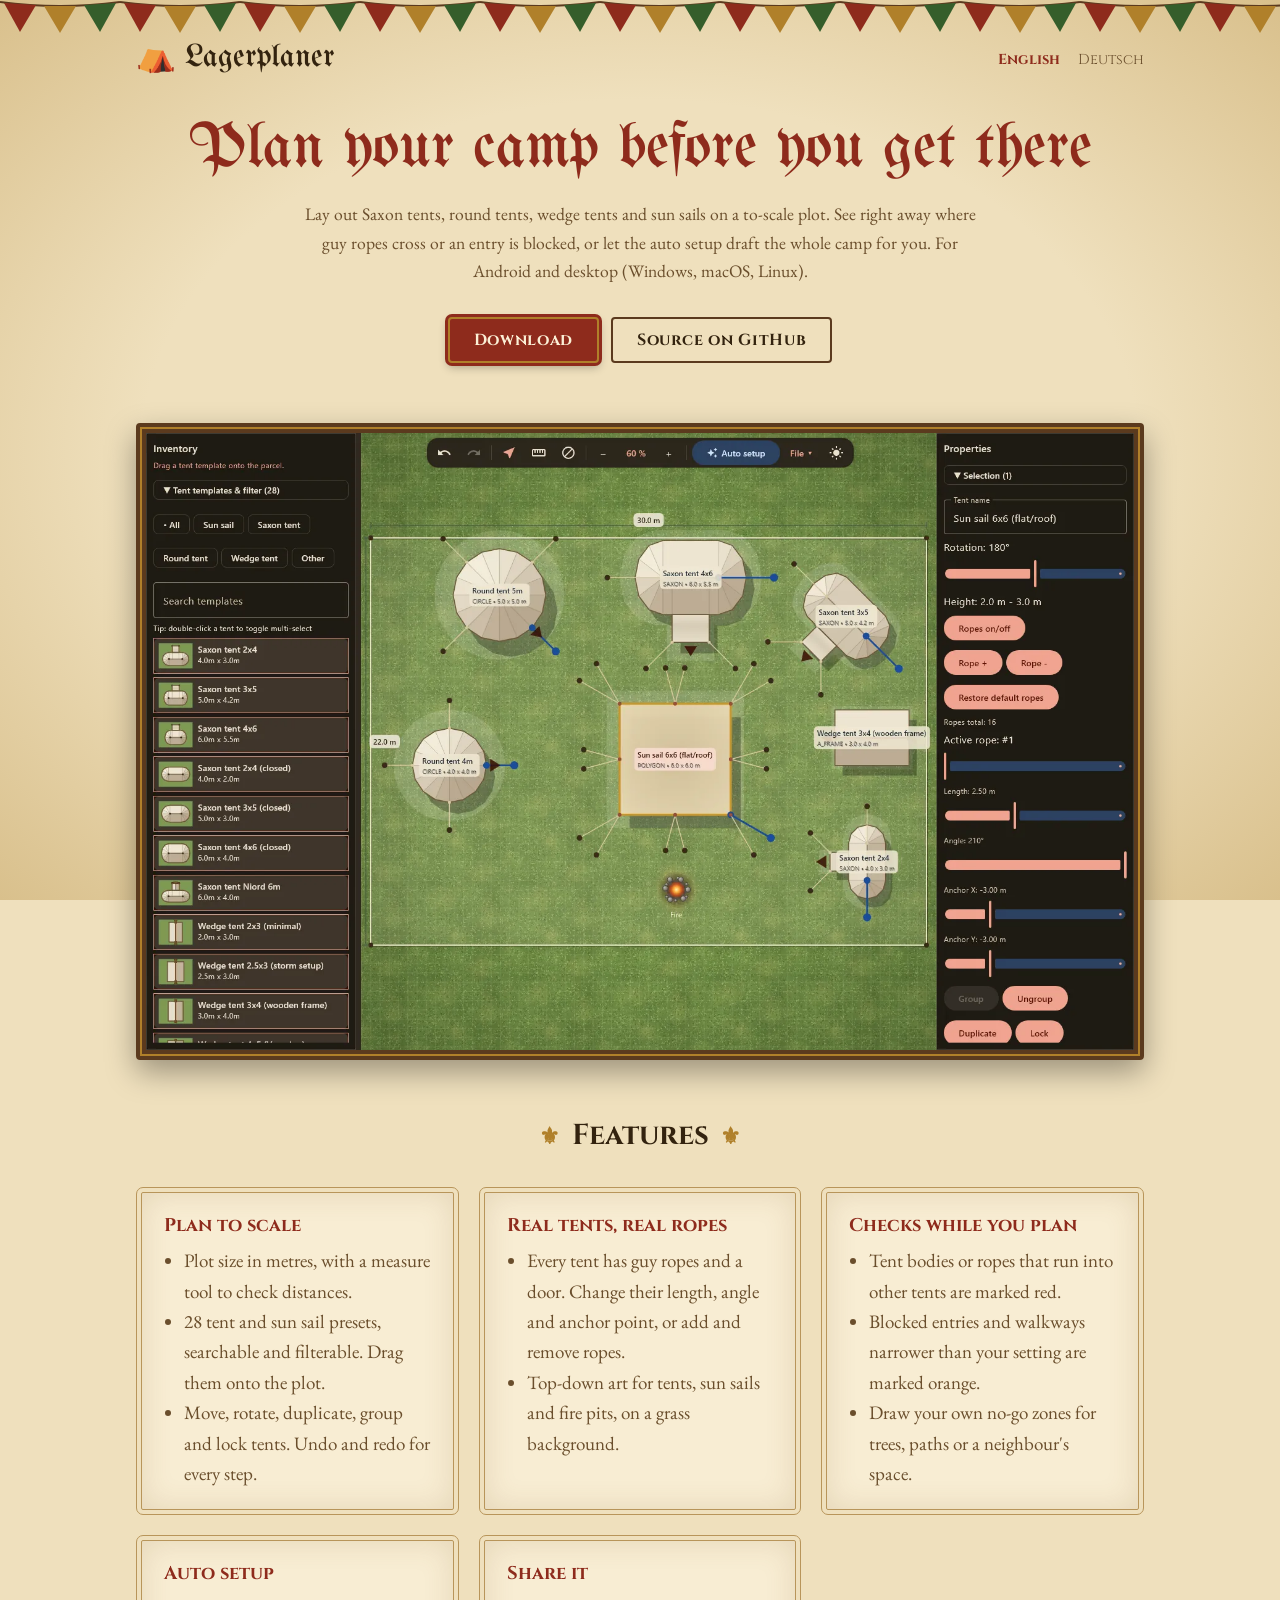
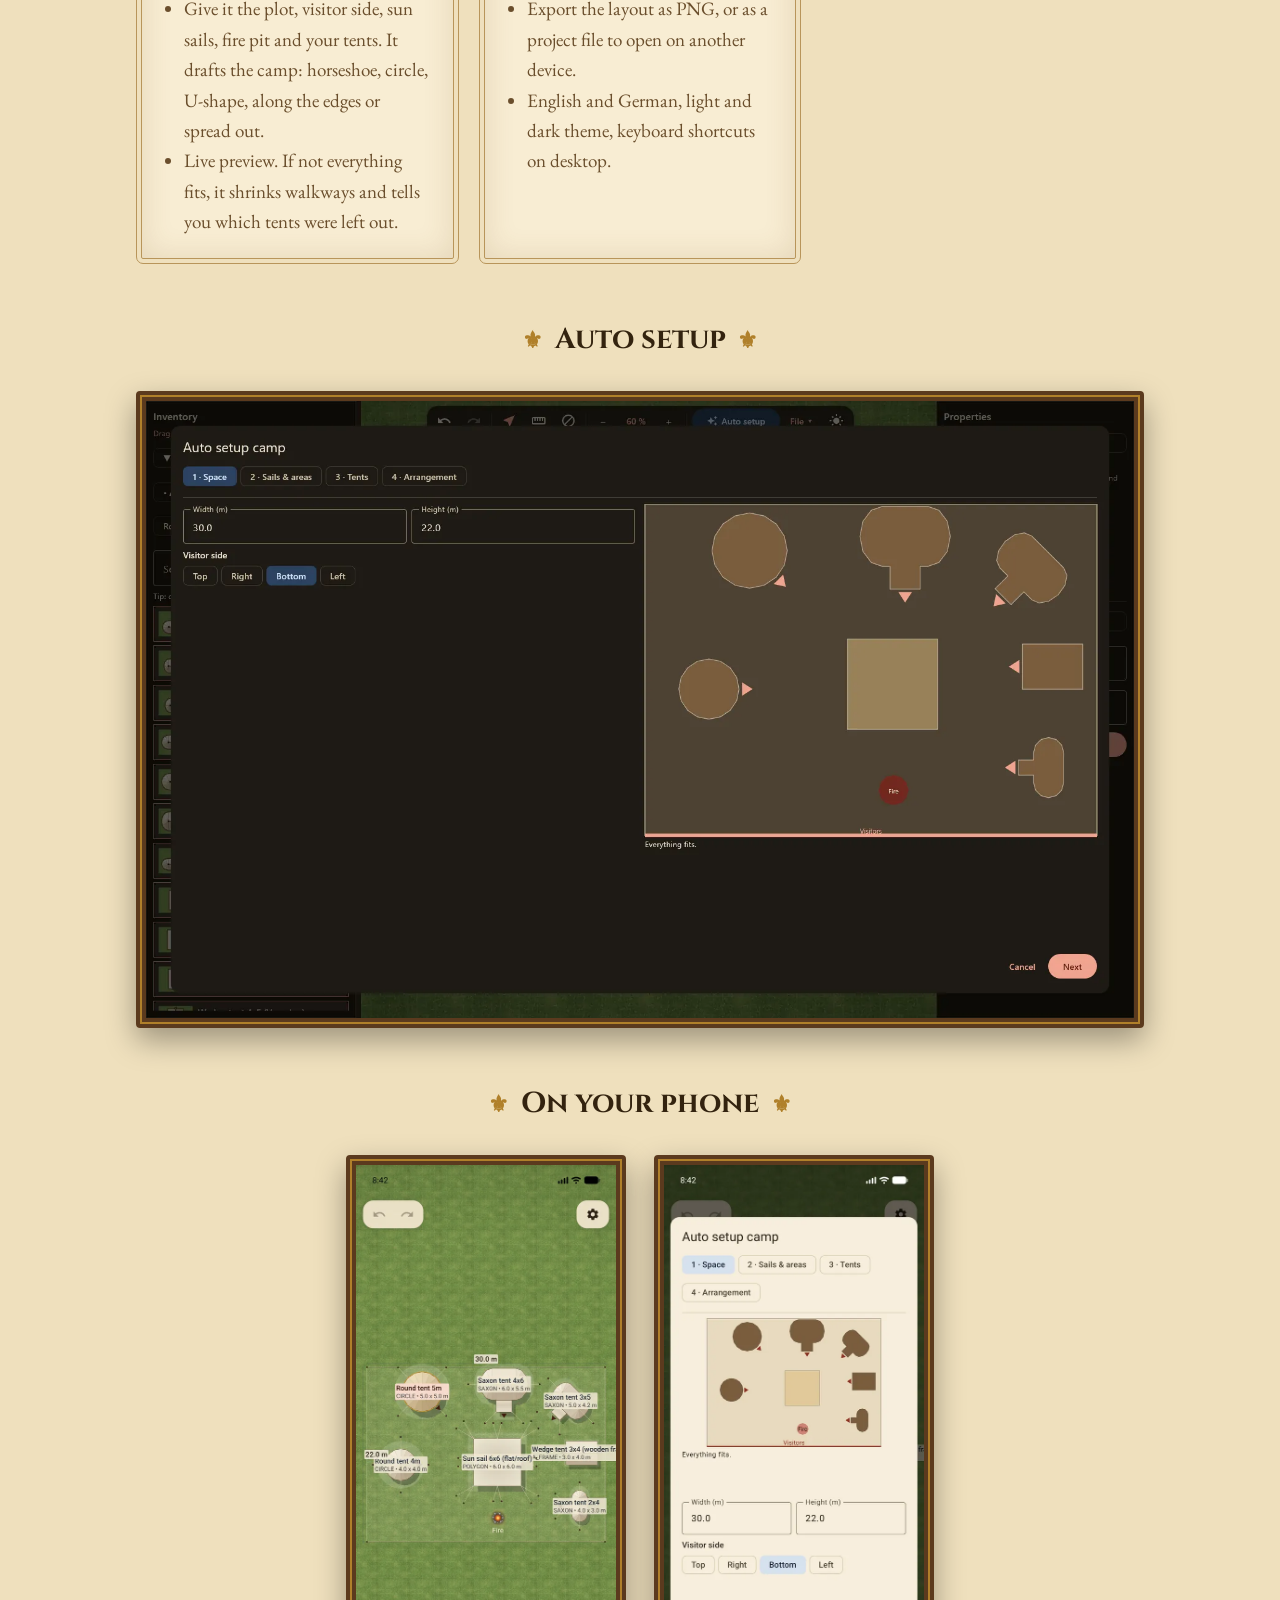
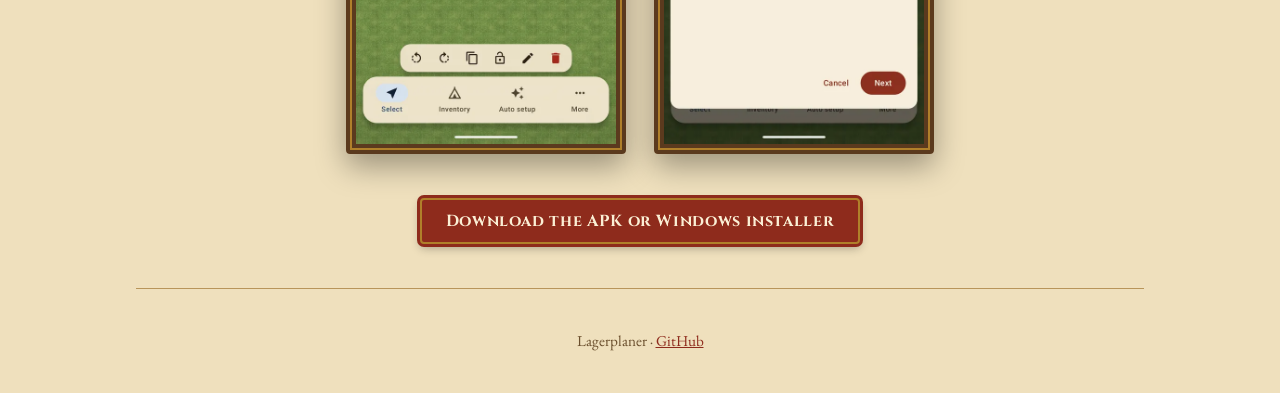
<file: docs/index.html>
<!doctype html>
<html lang="en">
<head>
  <meta charset="utf-8">
  <meta name="viewport" content="width=device-width, initial-scale=1">
  <title>Lagerplaner – Historical Camp Layout</title>
  <meta name="description" content="Plan your reenactment or medieval market camp to scale, on Android and desktop.">
  <link rel="alternate" hreflang="de" href="de/">
  <link rel="preconnect" href="https://fonts.googleapis.com">
  <link rel="stylesheet" href="https://fonts.googleapis.com/css2?family=Cinzel:wght@400;700&family=EB+Garamond:ital@0;1&family=UnifrakturMaguntia&display=swap">
  <link rel="stylesheet" href="style.css">
  <script>
    // German browsers go to /de/, unless the visitor picked a language themselves.
    try {
      var choice = localStorage.getItem('lang');
      if (!choice && navigator.language.toLowerCase().startsWith('de')) location.replace('de/');
    } catch (e) {}
  </script>
</head>
<body>
<div class="wrap">
  <header class="top">
    <span class="brand">⛺ Lagerplaner</span>
    <nav class="lang">
      <a href="./" aria-current="page" onclick="try{localStorage.setItem('lang','en')}catch(e){}">English</a>
      <a href="de/" onclick="try{localStorage.setItem('lang','de')}catch(e){}">Deutsch</a>
    </nav>
  </header>

  <section class="hero">
    <h1>Plan your camp before you get there</h1>
    <p>Lay out Saxon tents, round tents, wedge tents and sun sails on a to-scale plot. See right away where guy ropes
      cross or an entry is blocked, or let the auto setup draft the whole camp for you.
      For Android and desktop (Windows, macOS, Linux).</p>
    <a class="btn" href="https://github.com/wollkopf93/historical-camp-layout/releases/latest">Download</a>
    <a class="btn secondary" href="https://github.com/wollkopf93/historical-camp-layout">Source on GitHub</a>
  </section>

  <img class="shot-main" src="screenshots/web/desktop-selection.webp" width="1600" height="1000" fetchpriority="high" alt="Desktop: camp with a selected sun sail and its properties">

  <h2>Features</h2>
  <div class="features">
    <div class="card">
      <h3>Plan to scale</h3>
      <ul>
        <li>Plot size in metres, with a measure tool to check distances.</li>
        <li>28 tent and sun sail presets, searchable and filterable. Drag them onto the plot.</li>
        <li>Move, rotate, duplicate, group and lock tents. Undo and redo for every step.</li>
      </ul>
    </div>
    <div class="card">
      <h3>Real tents, real ropes</h3>
      <ul>
        <li>Every tent has guy ropes and a door. Change their length, angle and anchor point, or add and remove ropes.</li>
        <li>Top-down art for tents, sun sails and fire pits, on a grass background.</li>
      </ul>
    </div>
    <div class="card">
      <h3>Checks while you plan</h3>
      <ul>
        <li>Tent bodies or ropes that run into other tents are marked red.</li>
        <li>Blocked entries and walkways narrower than your setting are marked orange.</li>
        <li>Draw your own no-go zones for trees, paths or a neighbour's space.</li>
      </ul>
    </div>
    <div class="card">
      <h3>Auto setup</h3>
      <ul>
        <li>Give it the plot, visitor side, sun sails, fire pit and your tents. It drafts the camp: horseshoe, circle, U-shape, along the edges or spread out.</li>
        <li>Live preview. If not everything fits, it shrinks walkways and tells you which tents were left out.</li>
      </ul>
    </div>
    <div class="card">
      <h3>Share it</h3>
      <ul>
        <li>Export the layout as PNG, or as a project file to open on another device.</li>
        <li>English and German, light and dark theme, keyboard shortcuts on desktop.</li>
      </ul>
    </div>
  </div>

  <h2>Auto setup</h2>
  <img class="shot-main" src="screenshots/web/desktop-auto-setup.webp" width="1600" height="1000" loading="lazy" alt="Desktop: auto setup with live preview">

  <h2>On your phone</h2>
  <div class="phones">
    <img src="screenshots/web/android-selection.webp" width="560" height="1247" loading="lazy" alt="Android: camp on the phone with a selected tent">
    <img src="screenshots/web/android-auto-setup.webp" width="560" height="1247" loading="lazy" alt="Android: auto setup sheet with live preview">
  </div>

  <p class="center"><a class="btn" href="https://github.com/wollkopf93/historical-camp-layout/releases/latest">Download the APK or Windows installer</a></p>

  <footer>Lagerplaner · <a href="https://github.com/wollkopf93/historical-camp-layout">GitHub</a></footer>
</div>
</body>
</html>
</file>
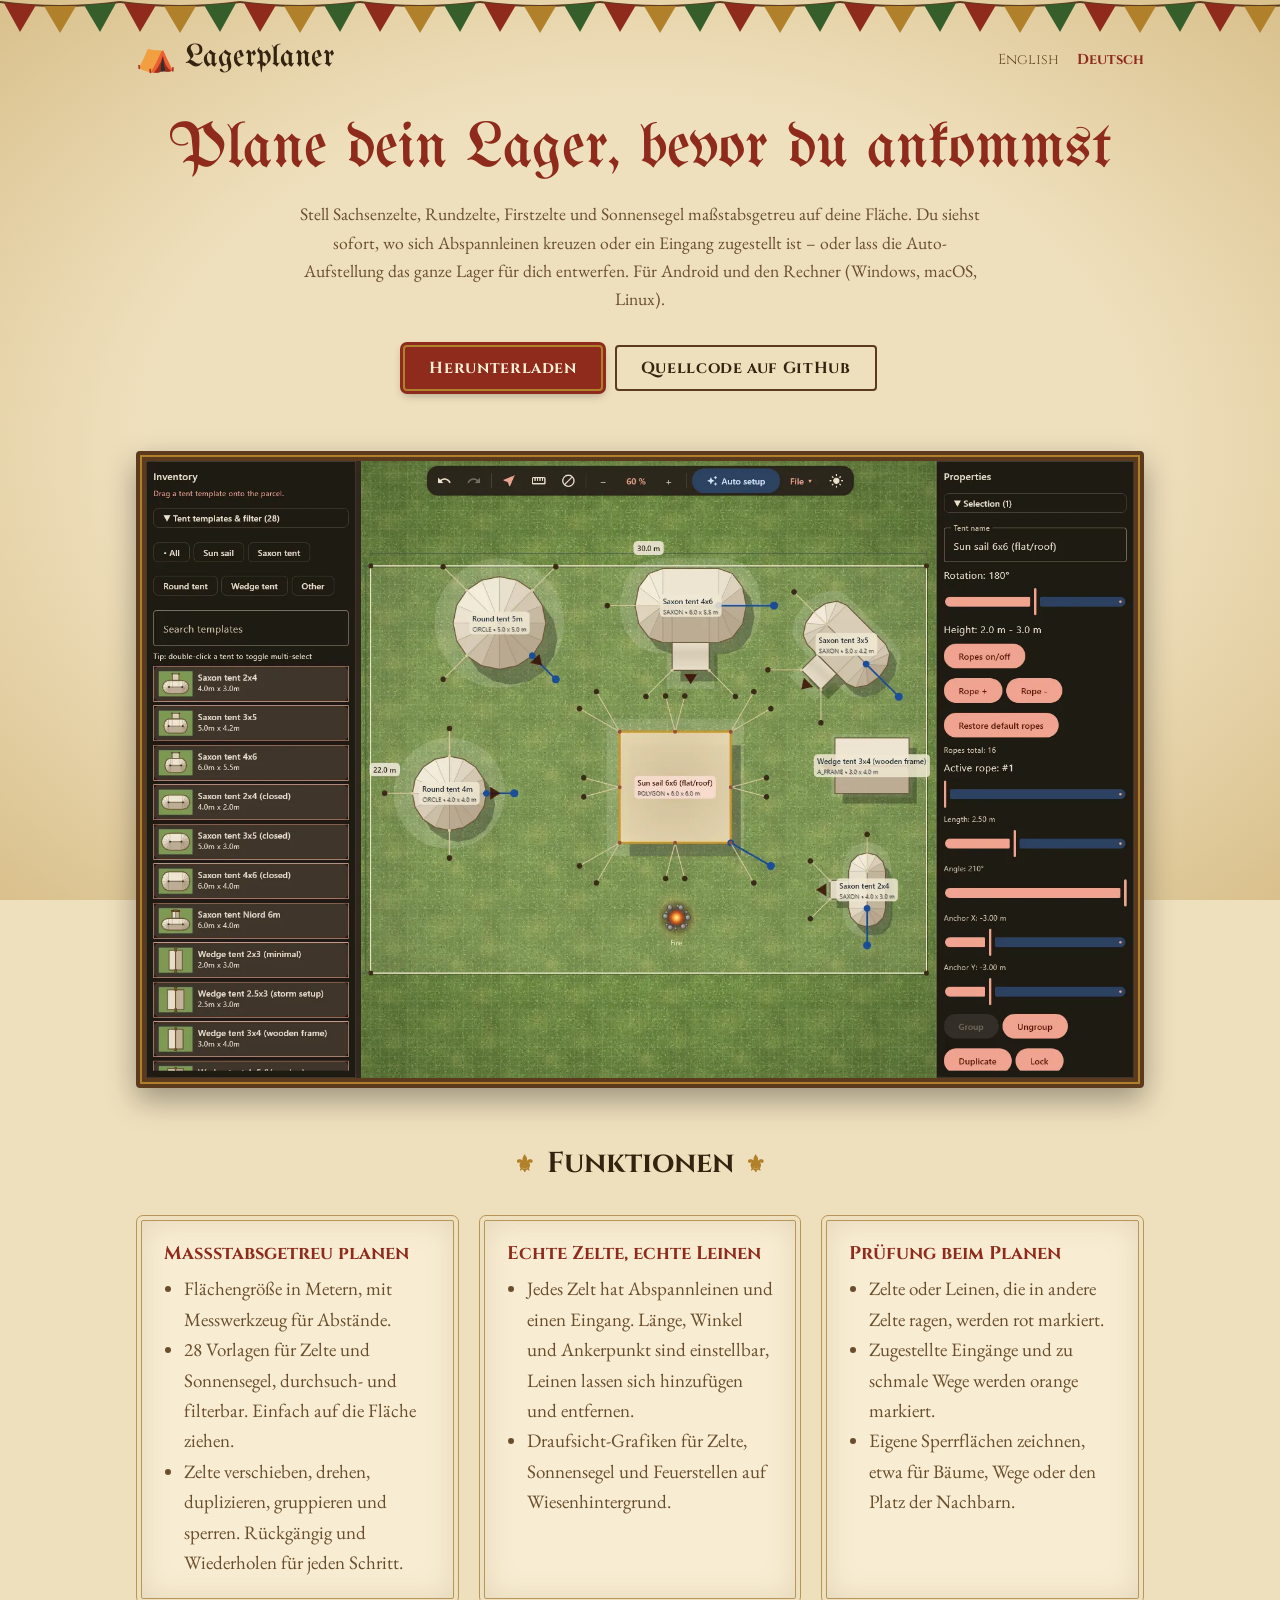
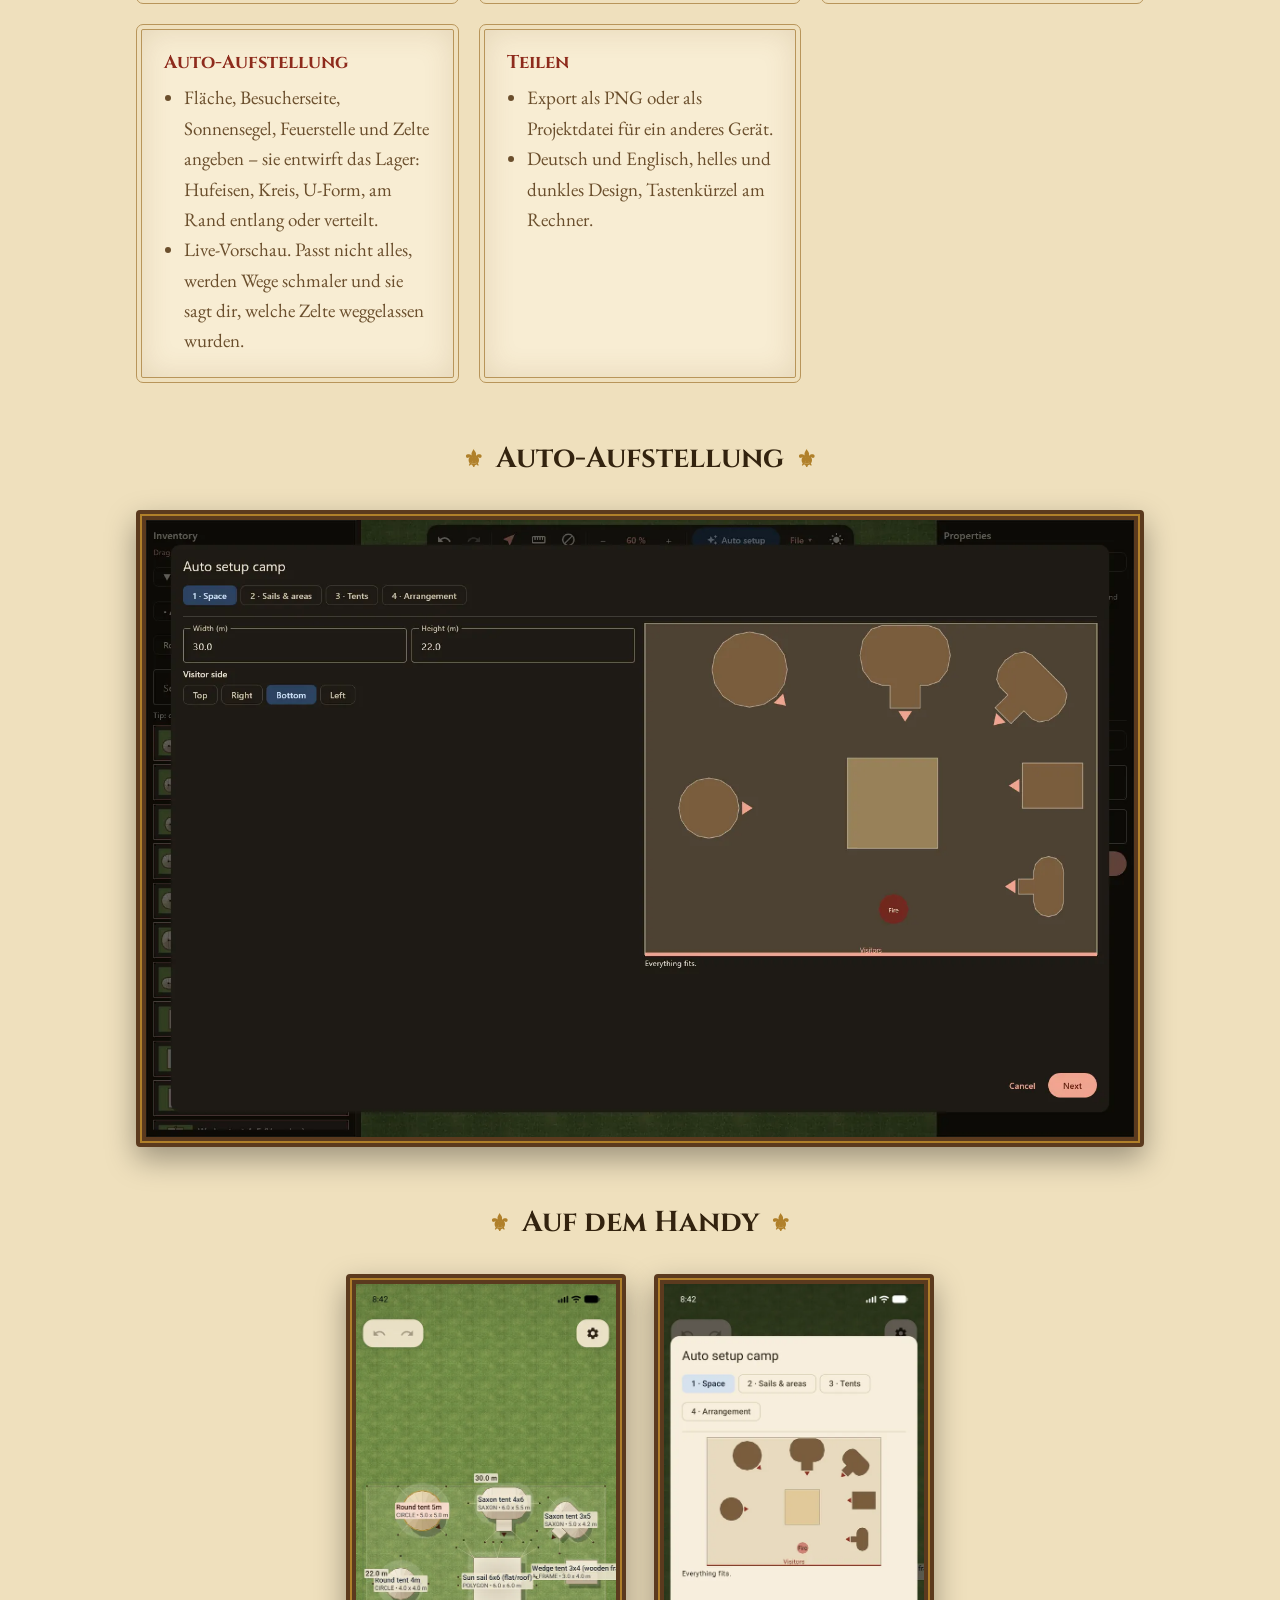
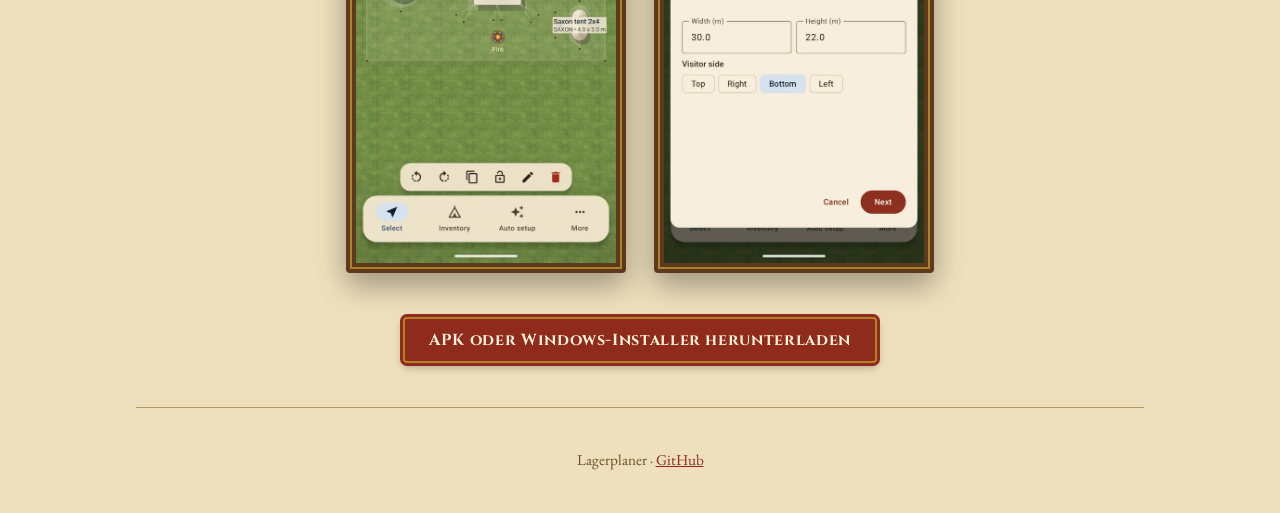
<file: docs/de/index.html>
<!doctype html>
<html lang="de">
<head>
  <meta charset="utf-8">
  <meta name="viewport" content="width=device-width, initial-scale=1">
  <title>Lagerplaner – Historische Lagerplanung</title>
  <meta name="description" content="Plane dein Reenactment- oder Mittelaltermarkt-Lager maßstabsgetreu, auf Android und am Rechner.">
  <link rel="alternate" hreflang="en" href="../">
  <link rel="preconnect" href="https://fonts.googleapis.com">
  <link rel="stylesheet" href="https://fonts.googleapis.com/css2?family=Cinzel:wght@400;700&family=EB+Garamond:ital@0;1&family=UnifrakturMaguntia&display=swap">
  <link rel="stylesheet" href="../style.css">
</head>
<body>
<div class="wrap">
  <header class="top">
    <span class="brand">⛺ Lagerplaner</span>
    <nav class="lang">
      <a href="../" onclick="try{localStorage.setItem('lang','en')}catch(e){}">English</a>
      <a href="./" aria-current="page" onclick="try{localStorage.setItem('lang','de')}catch(e){}">Deutsch</a>
    </nav>
  </header>

  <section class="hero">
    <h1>Plane dein Lager, bevor du ankommst</h1>
    <p>Stell Sachsenzelte, Rundzelte, Firstzelte und Sonnensegel maßstabsgetreu auf deine Fläche. Du siehst sofort,
      wo sich Abspannleinen kreuzen oder ein Eingang zugestellt ist – oder lass die Auto-Aufstellung das ganze Lager
      für dich entwerfen. Für Android und den Rechner (Windows, macOS, Linux).</p>
    <a class="btn" href="https://github.com/wollkopf93/historical-camp-layout/releases/latest">Herunterladen</a>
    <a class="btn secondary" href="https://github.com/wollkopf93/historical-camp-layout">Quellcode auf GitHub</a>
  </section>

  <img class="shot-main" src="../screenshots/web/desktop-selection.webp" width="1600" height="1000" fetchpriority="high" alt="Desktop: Lager mit ausgewähltem Sonnensegel und seinen Eigenschaften">

  <h2>Funktionen</h2>
  <div class="features">
    <div class="card">
      <h3>Maßstabsgetreu planen</h3>
      <ul>
        <li>Flächengröße in Metern, mit Messwerkzeug für Abstände.</li>
        <li>28 Vorlagen für Zelte und Sonnensegel, durchsuch- und filterbar. Einfach auf die Fläche ziehen.</li>
        <li>Zelte verschieben, drehen, duplizieren, gruppieren und sperren. Rückgängig und Wiederholen für jeden Schritt.</li>
      </ul>
    </div>
    <div class="card">
      <h3>Echte Zelte, echte Leinen</h3>
      <ul>
        <li>Jedes Zelt hat Abspannleinen und einen Eingang. Länge, Winkel und Ankerpunkt sind einstellbar, Leinen lassen sich hinzufügen und entfernen.</li>
        <li>Draufsicht-Grafiken für Zelte, Sonnensegel und Feuerstellen auf Wiesenhintergrund.</li>
      </ul>
    </div>
    <div class="card">
      <h3>Prüfung beim Planen</h3>
      <ul>
        <li>Zelte oder Leinen, die in andere Zelte ragen, werden rot markiert.</li>
        <li>Zugestellte Eingänge und zu schmale Wege werden orange markiert.</li>
        <li>Eigene Sperrflächen zeichnen, etwa für Bäume, Wege oder den Platz der Nachbarn.</li>
      </ul>
    </div>
    <div class="card">
      <h3>Auto-Aufstellung</h3>
      <ul>
        <li>Fläche, Besucherseite, Sonnensegel, Feuerstelle und Zelte angeben – sie entwirft das Lager: Hufeisen, Kreis, U-Form, am Rand entlang oder verteilt.</li>
        <li>Live-Vorschau. Passt nicht alles, werden Wege schmaler und sie sagt dir, welche Zelte weggelassen wurden.</li>
      </ul>
    </div>
    <div class="card">
      <h3>Teilen</h3>
      <ul>
        <li>Export als PNG oder als Projektdatei für ein anderes Gerät.</li>
        <li>Deutsch und Englisch, helles und dunkles Design, Tastenkürzel am Rechner.</li>
      </ul>
    </div>
  </div>

  <h2>Auto-Aufstellung</h2>
  <img class="shot-main" src="../screenshots/web/desktop-auto-setup.webp" width="1600" height="1000" loading="lazy" alt="Desktop: Auto-Aufstellung mit Live-Vorschau">

  <h2>Auf dem Handy</h2>
  <div class="phones">
    <img src="../screenshots/web/android-selection.webp" width="560" height="1247" loading="lazy" alt="Android: Lager auf dem Handy mit ausgewähltem Zelt">
    <img src="../screenshots/web/android-auto-setup.webp" width="560" height="1247" loading="lazy" alt="Android: Auto-Aufstellung mit Live-Vorschau">
  </div>

  <p class="center"><a class="btn" href="https://github.com/wollkopf93/historical-camp-layout/releases/latest">APK oder Windows-Installer herunterladen</a></p>

  <footer>Lagerplaner · <a href="https://github.com/wollkopf93/historical-camp-layout">GitHub</a></footer>
</div>
</body>
</html>
</file>
<file: docs/style.css>
:root {
  --bg: #efe0bd;
  --bg-edge: #d9c08c;
  --surface: #f8edd3;
  --text: #33230f;
  --muted: #6a4e2c;
  --accent: #8e2b1c;
  --accent-text: #fbefd5;
  --gold: #b0802a;
  --wood: #5b3a1e;
  --border: #b8955a;
}
@media (prefers-color-scheme: dark) {
  :root {
    --bg: #211810;
    --bg-edge: #120c07;
    --surface: #2d2116;
    --text: #efdfba;
    --muted: #c2a87a;
    --accent: #d65a40;
    --accent-text: #fbefd5;
    --gold: #d1a24a;
    --wood: #3e2814;
    --border: #6e5130;
  }
}

* { box-sizing: border-box; }
body {
  margin: 0;
  color: var(--text);
  background: var(--bg) radial-gradient(ellipse at center, transparent 55%, var(--bg-edge) 100%) fixed;
  font: 19px/1.6 "EB Garamond", Georgia, serif;
}
/* Bunting across the top, like the pennant lines over a market stall. */
body::before {
  content: "";
  display: block;
  height: 34px;
  background: url("data:image/svg+xml,%3Csvg xmlns='http://www.w3.org/2000/svg' width='120' height='34'%3E%3Cpath d='M0 2 Q60 10 120 2' stroke='%235b3a1e' stroke-width='2' fill='none'/%3E%3Cpath d='M4 3 L36 5 L20 32Z' fill='%238e2b1c'/%3E%3Cpath d='M44 6 L76 6 L60 33Z' fill='%23b0802a'/%3E%3Cpath d='M84 5 L116 3 L100 32Z' fill='%23355e2b'/%3E%3C/svg%3E") repeat-x;
}
img { max-width: 100%; height: auto; display: block; }
a { color: var(--accent); }

.wrap { max-width: 1040px; margin: 0 auto; padding: 0 16px; }

header.top { display: flex; justify-content: space-between; align-items: center; padding: 8px 0 16px; }
header.top .brand { font: 2rem/1 "UnifrakturMaguntia", serif; }
.lang a { text-decoration: none; color: var(--muted); margin-left: 14px; font-family: "Cinzel", serif; font-size: .9rem; }
.lang a[aria-current] { color: var(--accent); font-weight: 700; }

.hero { text-align: center; padding: 24px 0; }
.hero h1 { font: clamp(2.4rem, 8vw, 4rem)/1.1 "UnifrakturMaguntia", serif; margin: 0 0 16px; color: var(--accent); }
.hero p { color: var(--muted); max-width: 680px; margin: 0 auto 28px; font-size: 1.1rem; }

.btn {
  display: inline-block; padding: 10px 24px; margin: 4px;
  font: 700 1rem "Cinzel", serif; letter-spacing: .04em; text-decoration: none;
  background: var(--accent); color: var(--accent-text);
  border: 2px solid var(--gold); border-radius: 4px;
  box-shadow: 0 0 0 3px var(--accent), 0 4px 10px rgba(0, 0, 0, .3);
}
.btn.secondary { background: transparent; color: var(--text); box-shadow: 0 0 0 3px transparent; border-color: var(--wood); }

/* Screenshots in a wooden frame with a gold inner edge. */
.shot-main, .phones img {
  border: 10px solid var(--wood);
  outline: 2px solid var(--gold);
  outline-offset: -6px;
  border-radius: 4px;
  box-shadow: 0 12px 30px rgba(0, 0, 0, .35);
}
.shot-main { margin: 32px auto; }
.phones { display: flex; gap: 28px; justify-content: center; flex-wrap: wrap; margin: 32px 0; }
.phones img { width: 280px; }

.features { display: grid; grid-template-columns: repeat(auto-fit, minmax(280px, 1fr)); gap: 20px; margin: 32px 0; }
.card {
  background: var(--surface);
  border: 1px solid var(--border);
  outline: 1px solid var(--border);
  outline-offset: 4px;
  border-radius: 2px;
  padding: 20px 22px;
  margin: 5px;
  box-shadow: inset 0 0 30px rgba(120, 80, 30, .15);
}
.card h3 { margin: 0 0 8px; font: 700 1.15rem "Cinzel", serif; color: var(--accent); }
.card ul { margin: 0; padding-left: 20px; color: var(--muted); }

h2 { text-align: center; margin-top: 56px; font: 700 1.8rem "Cinzel", serif; }
h2::before, h2::after { content: "⚜"; color: var(--gold); margin: 0 .5em; font-size: .8em; }
.center { text-align: center; margin: 40px 0; }
footer { color: var(--muted); text-align: center; padding: 40px 0; font-size: .95rem; border-top: 1px solid var(--border); }
</file>
